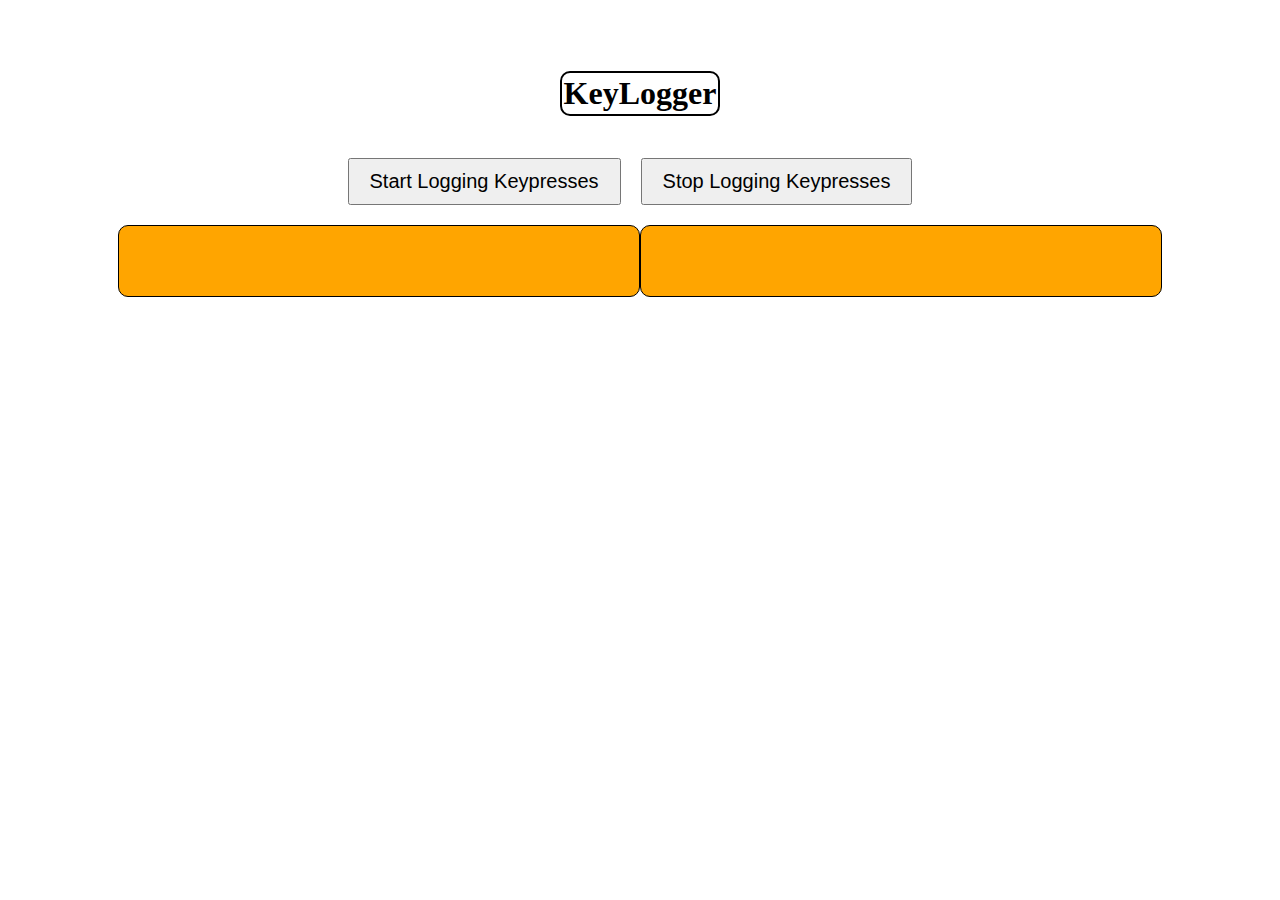
<file: Key Logger App/index.html>
<!DOCTYPE html>
<html lang="en">

<head>
    <meta charset="UTF-8">
    <meta name="viewport" content="width=device-width, initial-scale=1.0">
    <title>Key-logger</title>
    <link rel="stylesheet" href="style.css">
</head>

<body>
    <div class="container">
        <h1 style="border:2px solid black; padding: 2px; border-radius: 10px;">KeyLogger </h1>
        <div class="button-container">
            <button id="start-btn">Start Logging Keypresses</button>
            <button id="stop-btn"> Stop Logging Keypresses</button>
        </div>
        <div class="button-container">
            <div id="log"></div>
            <div id="state"></div>
        </div>
    </div>
    <script src="script.js"></script>
</body>

</html>
</file>
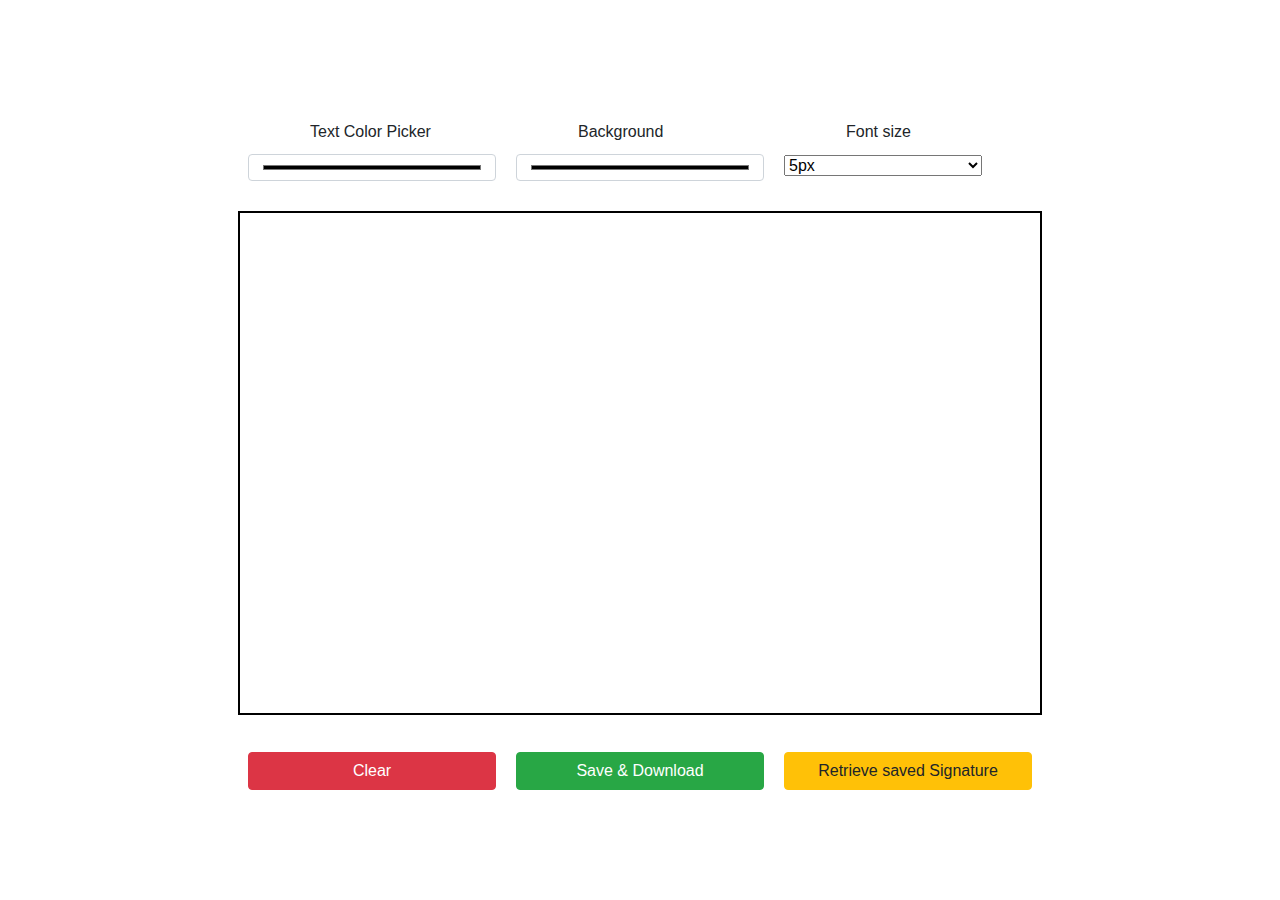
<file: Signature App/index.html>
<!DOCTYPE html>
<html lang="en">
<head>
    <meta charset="UTF-8">
    <meta name="viewport" content="width=device-width, initial-scale=1.0">
    <title>Signature</title>
    <style>
        .main{
            position: absolute;
            top: 50%;
            left: 50%;
            transform: translate(-50%, -50%);
        }
        .top, .bottom{ 
            display: flex;
            flex-direction: row;
            justify-content: space-between;
            margin: 20px 0 20px 0;
        }
        .block, input, select, button{
            width: 80%;
        }
        .top>.block{
            margin: 10px;
        }
        .bottom>button{
            margin: 10px;
        }
        .block>p{
            margin: 10px auto;
            width: 50%;
        }
        .canvas{
            border: 2px solid black;
        }
    </style>
    <link rel="icon" href="favicon-2.png"/>
    <link rel="stylesheet" href="https://cdn.jsdelivr.net/npm/bootstrap@4.0.0/dist/css/bootstrap.min.css" integrity="sha384-Gn5384xqQ1aoWXA+058RXPxPg6fy4IWvTNh0E263XmFcJlSAwiGgFAW/dAiS6JXm" crossorigin="anonymous">
</head>
<body>
    <div class="main">
        <div class="top">
            <div class="block">
                <p>Text Color Picker</p>
                <input class="form-control" type="color" id="colorPicker" />
            </div>
            <div class="block">
                <p>Background</p>
                <input class="form-control" type="color" id="canvasColor"/>
            </div>
            <div class="block">
                <p>Font size</p>
                <select name="font-size" id="fontPicker">
                    <option value="5">5px</option>
                    <option value="10">10px</option>
                    <option value="20">20px</option>
                    <option value="30">30px</option>
                    <option value="40">40px</option>
                    <option value="50">50px</option>
                </select>
            </div>
        </div>
        <canvas class="canvas" id="myCanvas" width="800" height="500"></canvas>
        <div class="bottom">
            <button type="button" class="btn btn-danger" id="clearButton">Clear</button>
            <button type="button" class="btn btn-success" id="saveButton">Save & Download</button>
            <button type="button" class="btn btn-warning" id="retriveButton">Retrieve saved Signature</button>
        </div>
    </div>
    <script>
        const colorPicker = document.getElementById("colorPicker");
        const canvasColor = document.getElementById("canvasColor");
        const canvas = document.getElementById("myCanvas");
        const clearButton = document.getElementById("clearButton");
        const saveButton = document.getElementById("saveButton");
        const fontPicker = document.getElementById("fontPicker");
        const retrieveButton = document.getElementById("retrieveButton");
        const ctx = canvas.getContext('2d');

        colorPicker.addEventListener('change', (e)=> {
            ctx.strokeStyle = e.target.value;
            ctx.fillStyle = e.target.value;
        });

        canvas.addEventListener('mousedown',(e)=> {
            isDrawing = true;
            lastX = event.offsetX;
            lastY = event.offsetY;
        });

        canvas.addEventListener('mousemove',(e)=> {
            if(isDrawing){
                ctx.beginPath();
                ctx.moveTo(lastX, lastY);
                ctx.lineTo(event.offsetX, event.offsetY);
                ctx.stroke();

                lastX = event.offsetX;
                lastY = event.offsetY;
            }
        });

        canvas.addEventListener('mouseup', (e)=>{
            isDrawing = false;
        });

        canvasColor.addEventListener('change', (e)=> {
            ctx.fillStyle = e.target.value;
            ctx.fillRect(0,0,800,500);
        });

        fontPicker.addEventListener('change', (e)=> {
            ctx.lineWidth = e.target.value;
        });

        clearButton.addEventListener('click', (e)=> {
            ctx.clearRect(0,0,canvas.width,canvas.height);
        });

        saveButton.addEventListener('click', ()=> {
            localStorage.setItem('canvasContents', canvas.toDataURL());

            let link = document.createElement('a');

            link.download = 'my-canvas.png';

            link.href = canvas.toDataURL();

            link.click();
        });
        
        retrieveButton.addEventListener('click', ()=> {
            let savedCanvas = localStorage.getItem('canvasContents');

            if(savedCanvas){
                let img = new Image();
                img.src = savedCanvas;
                ctx.drawImage(img,0,0)
            }
        });
    </script>
</body>
</html>
</file>
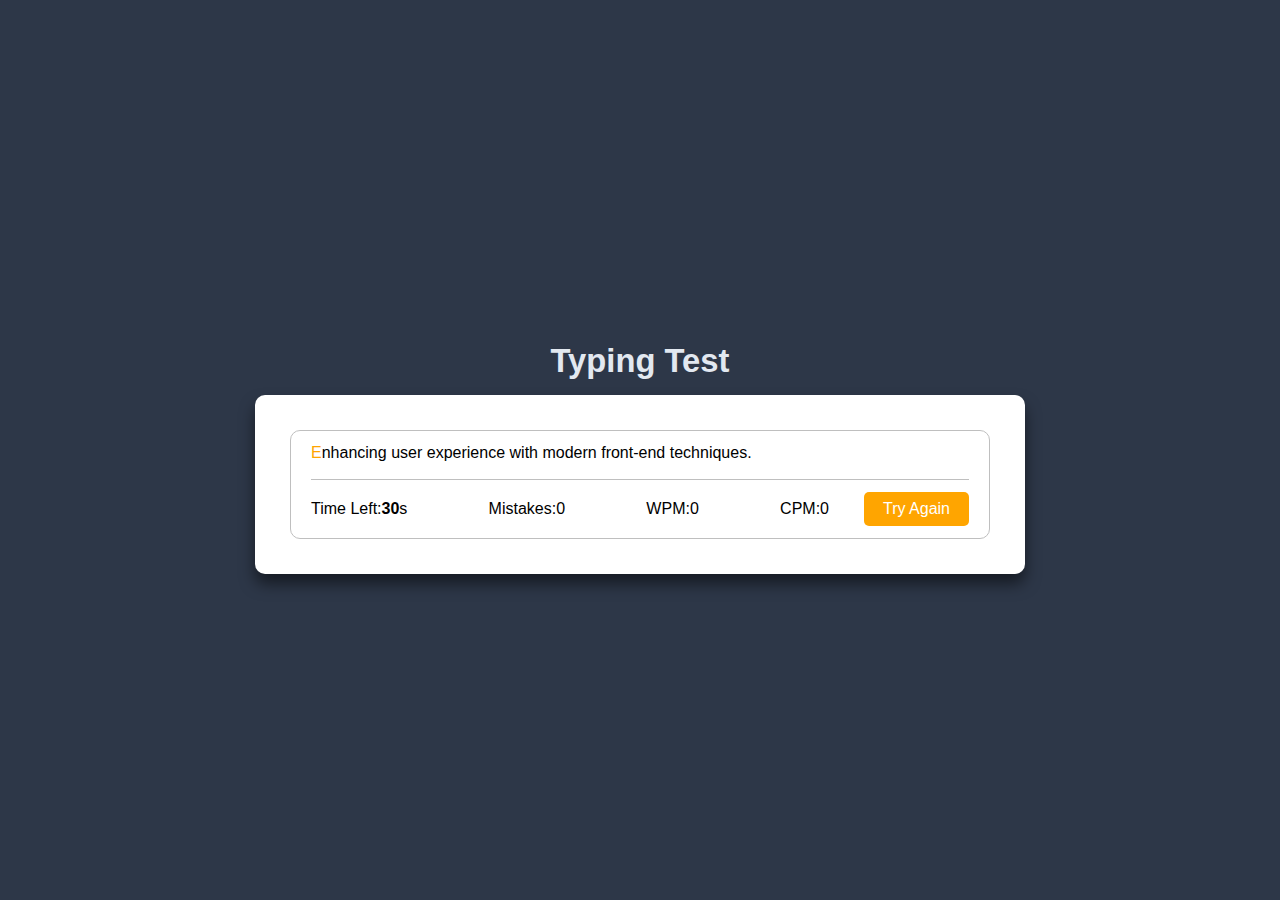
<file: Typing Test App/index.html>
<!DOCTYPE html>
<html lang="en">

<head>
    <meta charset="UTF-8">
    <meta name="viewport" content="width=device-width, initial-scale=1.0">
    <title>Typing Test</title>
    <link rel="stylesheet" href="style.css">
</head>

<body>
    <div class="heading">
        <h3>Typing Test</h3>
    </div>
    <div class="wrapper">
        <input type="text" class="input-field" />
        <div class="content-box">
            <div class="typing-text">
                <p></p>
            </div>
            <div class="content">
                <ul class="result-details">
                    <li class="time">
                        <p>Time Left:</p>
                        <span><b>30</b>s</span>
                    </li>
                    <li class="mistake">
                        <p>Mistakes:</p>
                        <span>0</span>
                    </li>
                    <li class="wpm">
                        <p>WPM:</p>
                        <span>0</span>
                    </li>
                    <li class="cpm">
                        <p>CPM:</p>
                        <span>0</span>
                    </li>
                </ul>
                <button>Try Again</button>
            </div>
        </div>
    </div>
    <script src="script.js"></script>
</body>

</html>
</file>
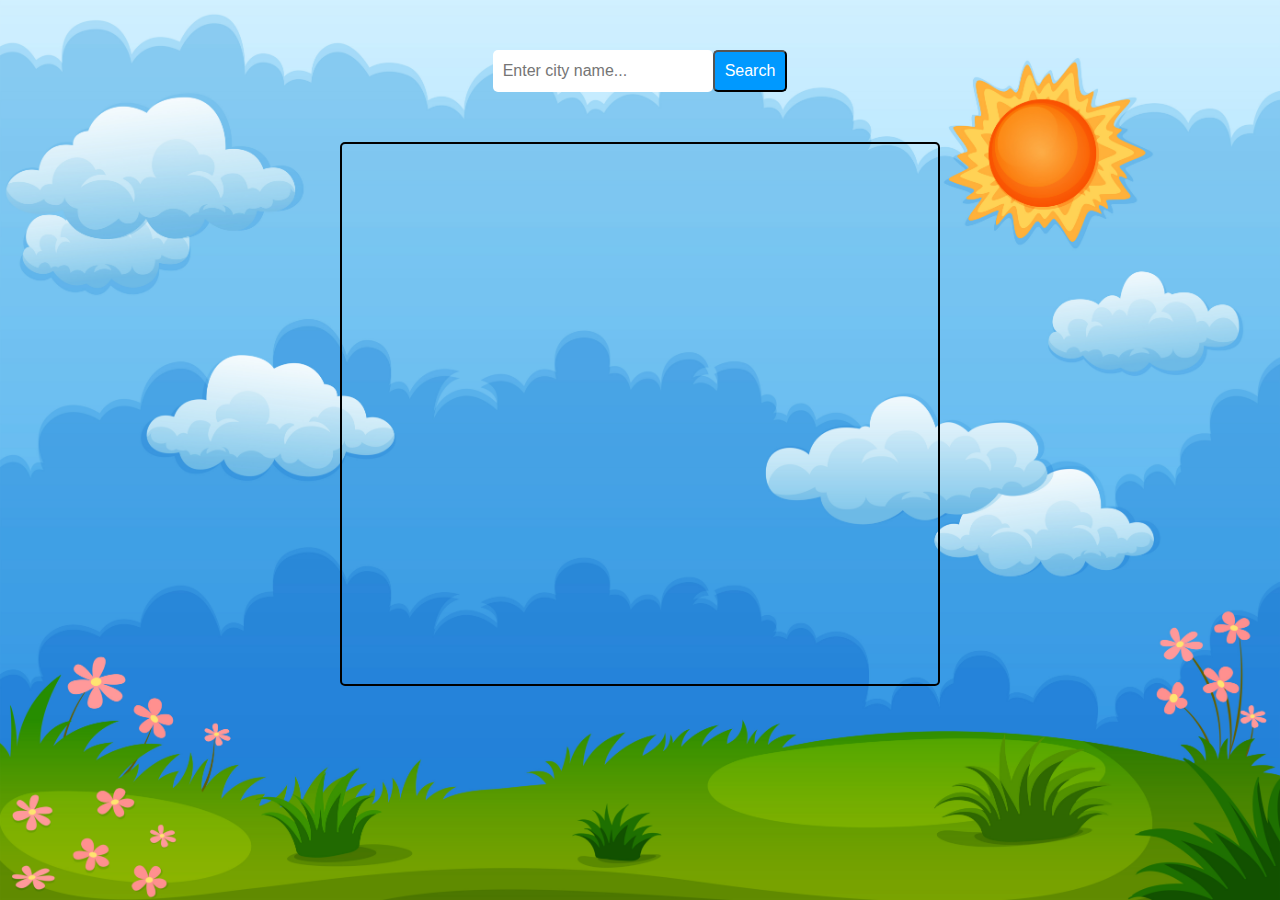
<file: Weather App/index.html>
<!DOCTYPE html>
<html lang="en">

<head>
    <meta charset="UTF-8">
    <meta name="viewport" content="width=device-width, initial-scale=1.0">
    <title>Weather App</title>
    <link rel="stylesheet" href="style.css">
</head>

<body>
    <div class="container">
        <div class="input">
            <input type="text" placeholder="Enter city name...">
            <button class="btn">Search</button>
        </div>
        <div class="weather-box">
            <div class="icon"></div>
            <div class="weather"></div>
            <div class="temperature"></div>
            <div class="description"></div>
        </div>
    </div>
    <script src="script.js"></script>
</body>

</html>
</file>
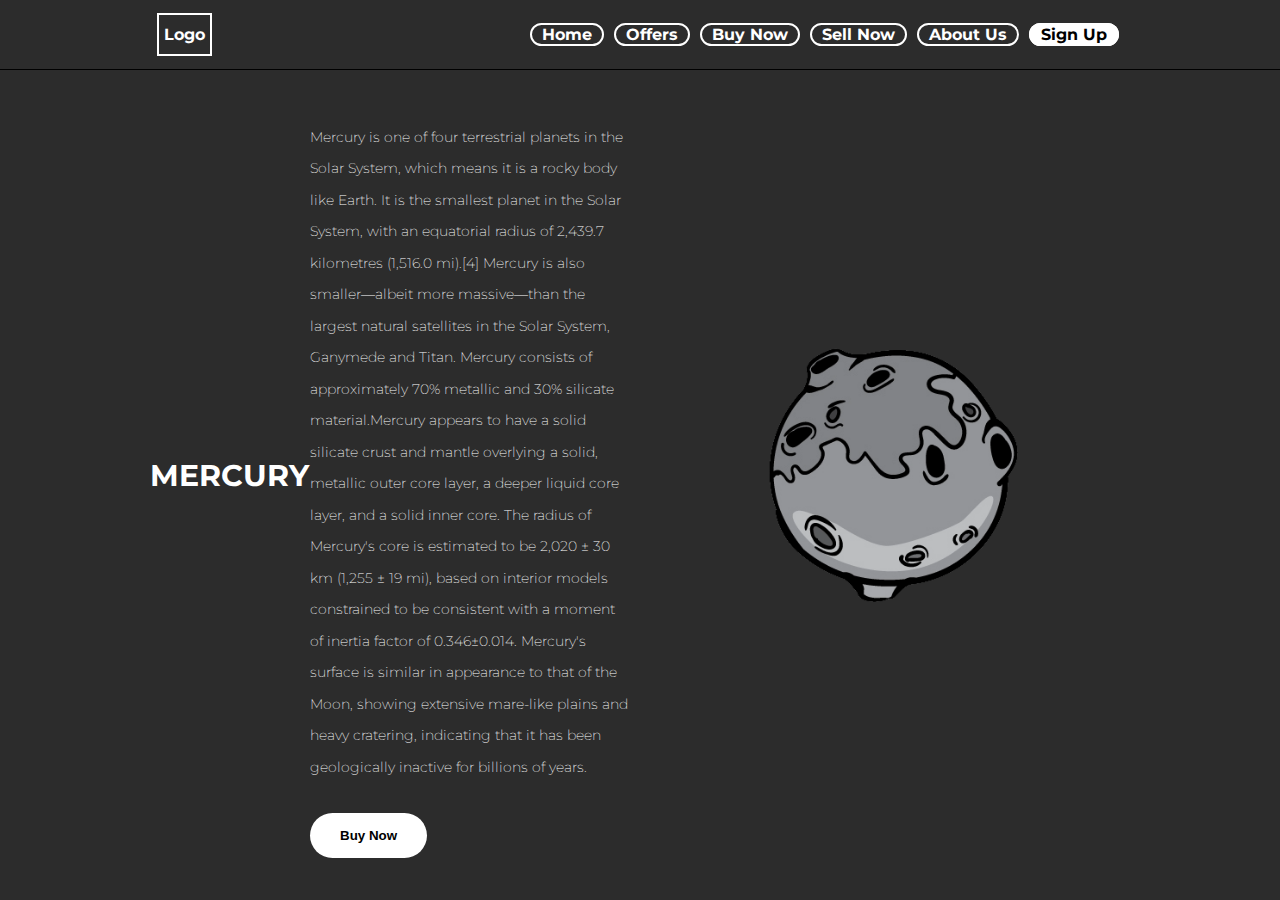
<file: Planet Shop/planetShop.html>
<!DOCTYPE html>
<html lang="en">
<head>
    <meta charset="UTF-8">
    <meta name="viewport" content="width=device-width, initial-scale=1.0">
    <title>Planet Shop</title>
    <style>
        @import url('https://fonts.googleapis.com/css2?family=Montserrat:ital,wght@0,100..900;1,100..900&display=swap');
        *{
            margin: 0;
            padding: 0;
            box-sizing: border-box;
            font-weight: bold;
            color: white;
        }
        header{
            height: 70px;
            display: flex;
            justify-content: space-around;
            align-items: center;
            border-bottom: 1px solid black;
        }
        ul{
            display: flex;
            list-style-type: none;
        }
        ul li a{
            margin: 0 5px;
            border: 2px solid white;
            padding: 0 10px;
            text-decoration: none;
            border-radius: 50px;
        }
        .logo{
            border: 2px solid white;
            padding: 10px 5px;
        }
        .signup{
            background-color: white;
            color: black;
        }
        .signup:hover{
            background-color: black;
            color: white;
        }
        body {
            font-family: "Montserrat", sans-serif;
            background-color: #2c2c2c;
        }

        main{
            display: flex;
            height: 90vh;
            justify-content: space-evenly;
            align-items: center;
            margin: 0px 150px;
            flex-wrap: wrap;
        }
        main h2{
            font-size: 30px;
            text-transform: uppercase;
        }
        main p{
            font-size: 14px;
            font-weight: 200;
            line-height: 31.5px;
            margin: 30px 0px;
        }
        .contentleft{
            flex: 1;
        }
        .contentmid{
            flex: 2;
        }
        .contentright{
            flex: 1;
        }
        .merc{
            max-width: 500px;
            height: auto;
        }
        .btn{
            padding: 15px 30px;
            background: white;
            outline: none;
            border: none;
            color: black;
            border-radius: 50px;
            font-weight: 700;
        }
        .btn:hover{
            background-color: #2c2c2c;
            color: white;
            border: 2px solid white;
        } 
    </style>
</head>
<body>
    <header>
        <div class="logo">Logo</div>
        <nav>
            <ul>
                <li><a href="#"> Home </a></li>
                <li><a href="#"> Offers </a></li>
                <li><a href="#"> Buy Now </a></li>
                <li><a href="#"> Sell Now </a></li>
                <li><a href="#"> About Us </a></li>
                <li><a href="#" class="signup"> Sign Up </a></li>
            </ul>
        </nav>
    </header>
    <main>
        <div class="contentleft">
            <h2>Mercury</h2>
        </div>
        <div class="contentmid">
            <p>Mercury is one of four terrestrial planets in the Solar System, which means it is a rocky body like Earth. It is the smallest planet in the Solar System,
                with an equatorial radius of 2,439.7 kilometres (1,516.0 mi).[4] Mercury is also smaller—albeit more massive—than the largest natural satellites in the
                Solar System, Ganymede and Titan. Mercury consists of approximately 70% metallic and 30% silicate material.Mercury appears to have a solid silicate crust
                and mantle overlying a solid, metallic outer core layer, a deeper liquid core layer, and a solid inner core. The radius of Mercury's core is estimated to
                be 2,020 ± 30 km (1,255 ± 19 mi), based on interior models constrained to be consistent with a moment of inertia factor of 0.346±0.014. Mercury's surface
                is similar in appearance to that of the Moon, showing extensive mare-like plains and heavy cratering, indicating that it has been geologically inactive
                for billions of years.
            </p>
            <button class="btn">Buy Now</button>
        </div>
        <div class="contentright">
            <img src="Mercury.png" class="merc">
        </div>
    </main>
</body>
</html>
</file>
<file: Key Logger App/style.css>
.container {
    display: flex;
    flex-direction: column;
    align-items: center;
    margin-top: 50px;
}

#log,
#state {
    width: 500px;
    height: 50px;
    border: 1px solid black;
    padding: 10px;
    font-size: 20px;
    text-align: center;
    margin-top: 20px;
    background-color: #ffa500;
    border-radius: 10px;
}

.button-container {
    display: flex;
    flex-direction: row;
}

button {
    font-size: 20px;
    padding: 10px 20px;
    margin-top: 20px;
    margin-right: 20px;
}
</file>
<file: Typing Test App/style.css>
* {
    margin: 0;
    padding: 0;
    box-sizing: border-box;
    font-family: Verdana, Geneva, Tahoma, sans-serif;
}

body {
    min-height: 100vh;
    display: flex;
    flex-direction: column;
    padding: 0 10px;
    align-items: center;
    justify-content: center;
    background: #2d3748;
}

.heading {
    padding: 15px;
    text-align: center;
    color: #e2e8f0;
    font-size: 28px;

}

.wrapper {
    width: 770px;
    padding: 35px;
    background: #fff;
    border-radius: 10px;
    box-shadow: 0 10px 15px rgba(0, 0, 0, 0.5);
}

.wrapper .content-box {
    padding: 13px 20px 0;
    border-radius: 10px;
    border: 1px solid #bfbfbf;
}

.wrapper .input-field {
    padding: 13px 20px 0;
    position: absolute;
    opacity: 0;
    z-index: -99;
}

.content-box .content {
    margin-top: 17px;
    display: flex;
    padding: 12px 0;
    flex-wrap: wrap;
    align-items: center;
    justify-content: space-between;
    border-top: 1px solid #bfbfbf;
}

.content-box .result-details {
    display: flex;
    align-items: center;
    justify-content: space-between;
    width: calc(100% - 140px);
}

.result-details li {
    display: flex;
    height: 20px;
    list-style: none;
    align-items: center;
}

.content button {
    width: 105px;
    outline: none;
    border: none;
    color: #fff;
    background: orange;
    padding: 8px 0;
    font-size: 16px;
    cursor: pointer;
    border-radius: 5px;
    transition: transform 0.3s ease;
}

.content button:active {
    transform: scale(0.97);
}

.typing-text p span {
    position: relative;
}

.typing-text p span.active {
    color: orange;
}

.typing-text p span.correct {
    color: green
}

.typing-text p span.incorrect {
    color: red;
    outline: 1px solid #fff;
    background: #ffc0cb;
    border-radius: 4px;
}

::selection {
    color: #fff;
    background: orange;
}
</file>
<file: Weather App/style.css>
* {
    padding: 0;
    margin: 0;
}

body {
    font-family: Verdana, Geneva, Tahoma, sans-serif;
    background-image: url(./43289.jpg);
    background-size: cover;
}

.container {
    width: 100%;
    max-width: 600px;
    margin: 0 auto;
    text-align: center;
}

.input {
    display: flex;
    justify-content: center;
    margin-top: 50px;
}

.input input {
    padding: 10px;
    border: none;
    border-radius: 5px;
    font-size: 16px;
    width: 200px;
}

.input button {
    padding: 10px;
    ;
    background-color: #0099ff;
    color: #fff;
    border-radius: 5px;
    cursor: pointer;
    font-size: 16px;
}

.weather-box {
    height: 500px;
    border: 2px solid black;
    margin-top: 50px;
    padding: 20px;
    border-radius: 5px;
}

.icon {
    font-size: 50px;
    margin-bottom: 20px;
}

.weather {
    font-size: 24px;
    font-weight: bold;
    margin-bottom: 10px;
}

.temperature {
    font-size: 30px;
    margin-bottom: 10px;
}

.description {
    font-size: 16px;
}
</file>
